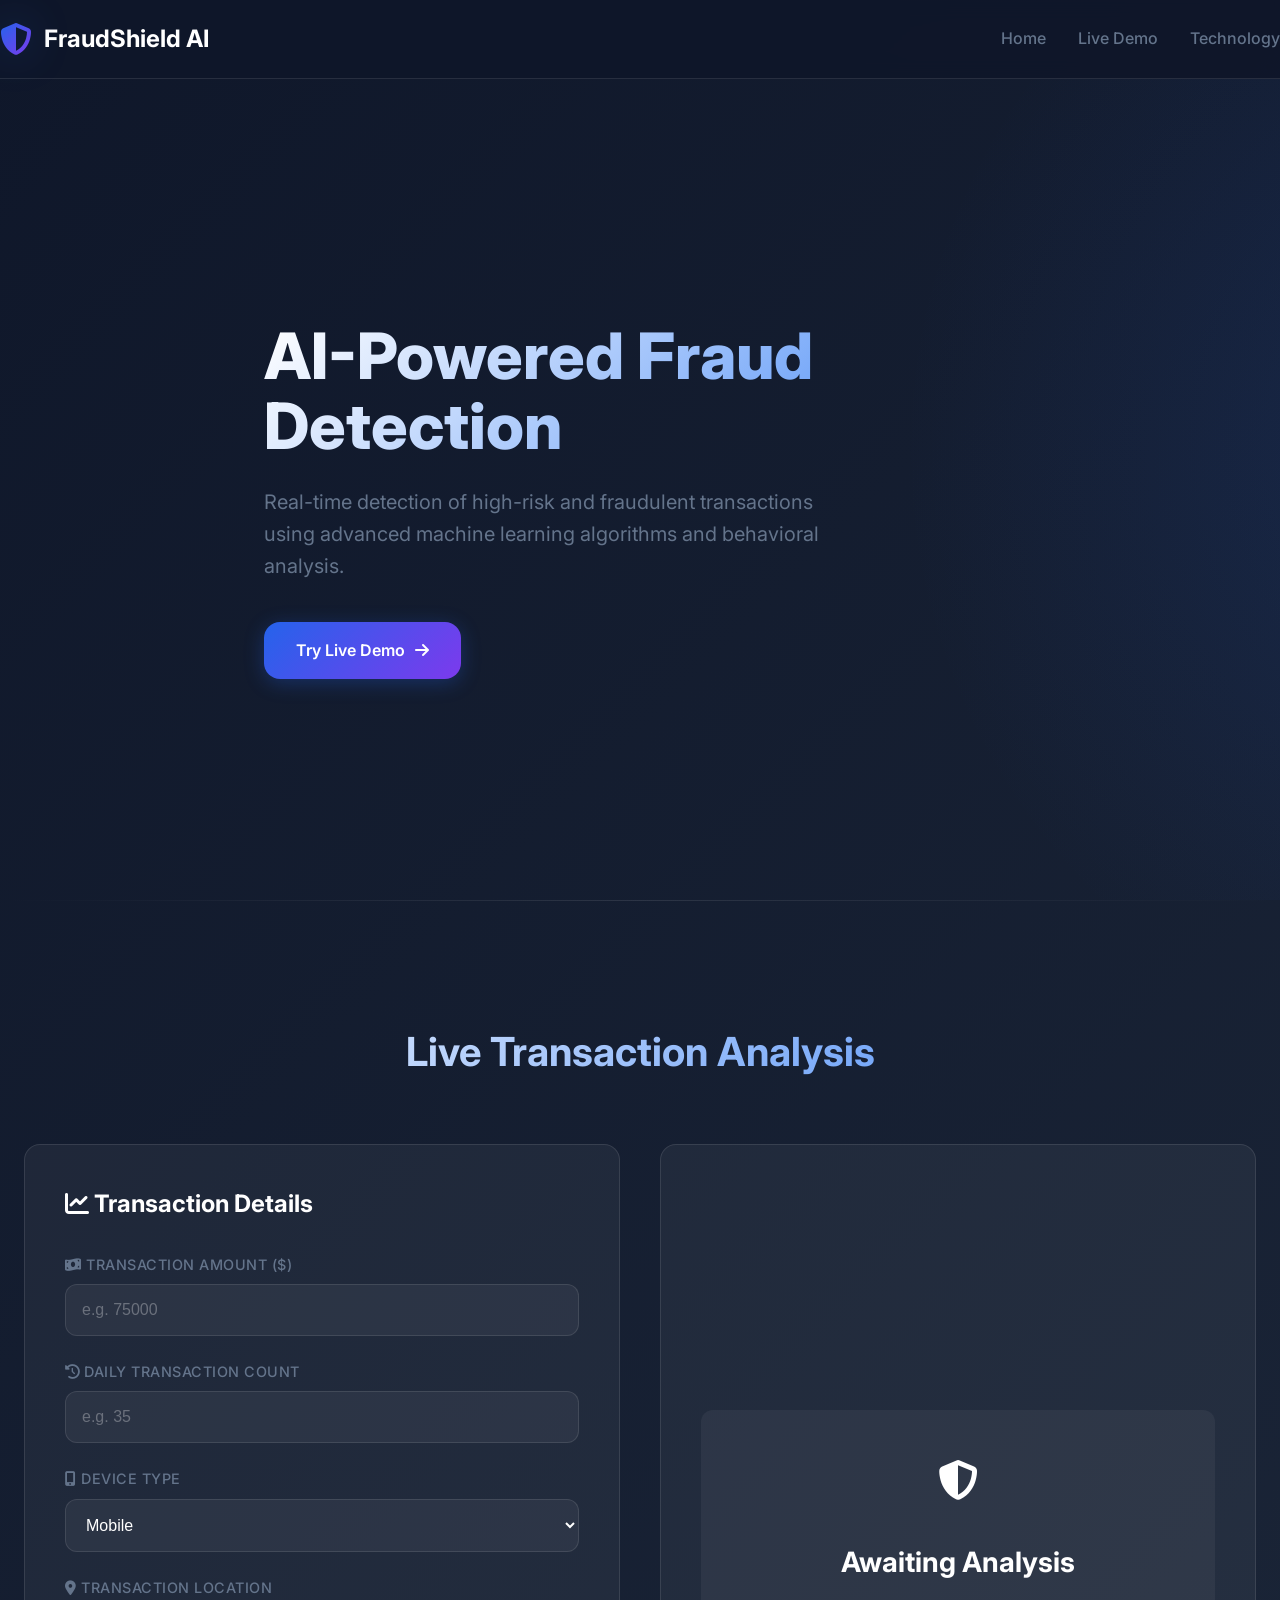
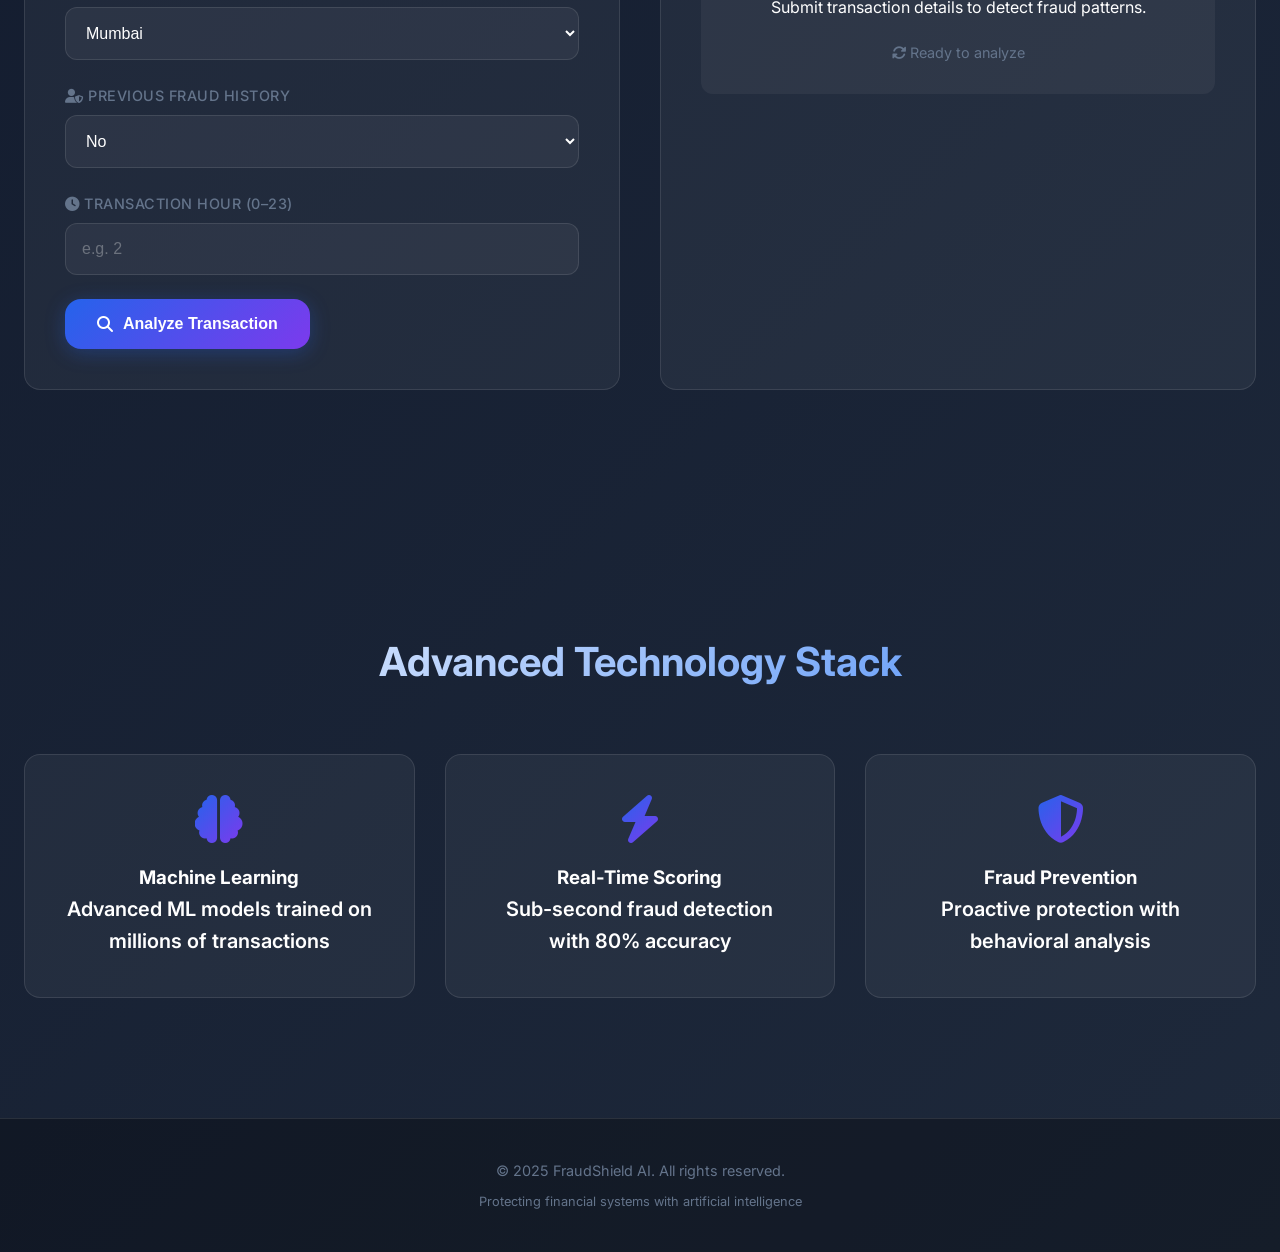
<file: frontend/index.html>
<!DOCTYPE html>
<html lang="en">
<head>
    <meta charset="UTF-8">
    <title>FraudShield AI – Live Fraud Detection</title>
    <meta name="viewport" content="width=device-width, initial-scale=1.0">
    <link href="https://fonts.googleapis.com/css2?family=Inter:wght@300;400;500;600;700&family=JetBrains+Mono:wght@400;500&display=swap" rel="stylesheet">
    <link rel="stylesheet" href="https://cdnjs.cloudflare.com/ajax/libs/font-awesome/6.5.0/css/all.min.css">
    <link rel="stylesheet" href="https://cdnjs.cloudflare.com/ajax/libs/animate.css/4.1.1/animate.min.css">
<link rel="stylesheet" href="./style.css">
<script src="./script.js" defer></script>

</head>
<body>
<header class="header">
    <div class="container nav">
        <div class="logo">
            <i class="fas fa-shield-alt"></i>
            <span>FraudShield AI</span>
        </div>
        <ul class="nav-links">
            <li><a href="#home">Home</a></li>
            <li><a href="#demo">Live Demo</a></li>
            <li><a href="#tech">Technology</a></li>
        </ul>
    </div>
</header>
<section class="hero" id="home">
    <div class="container hero-content">
        <h1>AI-Powered Fraud Detection</h1>
        <p>Real-time detection of high-risk and fraudulent transactions using advanced machine learning algorithms and behavioral analysis.</p>
        <a href="#demo" class="btn btn-primary">
            <span>Try Live Demo</span>
            <i class="fas fa-arrow-right"></i>
        </a>
    </div>
</section>
<section class="section demo" id="demo">
    <div class="container">
        <h2 class="section-title">Live Transaction Analysis</h2>
        <div class="demo-container">
            <div class="demo-form">
                <h2><i class="fas fa-chart-line"></i> Transaction Details</h2>
                <div class="form-group">
                    <label><i class="fas fa-money-bill-wave"></i> Transaction Amount ($)</label>
                    <input type="number" id="amount" placeholder="e.g. 75000" min="0" step="100" required>
                </div>
               
                <div class="form-group">
                    <label><i class="fas fa-history"></i> Daily Transaction Count</label>
                    <input type="number" id="daily_tx" placeholder="e.g. 35" min="0" required>
                </div>
                <div class="form-group">
                    <label><i class="fas fa-mobile-alt"></i> Device Type</label>
                    <select id="device">
                        <option value="Mobile">Mobile</option>
                        <option value="Laptop">Laptop</option>
                        <option value="Tablet">Tablet</option>
                    </select>
                </div>
                <div class="form-group">
                    <label><i class="fas fa-map-marker-alt"></i> Transaction Location</label>
                    <select id="location">
                        <option value="Mumbai">Mumbai</option>
                        <option value="London">London</option>
                        <option value="New York">New York</option>
                        <option value="Tokyo">Tokyo</option>
                        <option value="Sydney">Sydney</option>
                    </select>
                </div>
                <div class="form-group">
                    <label><i class="fas fa-user-shield"></i> Previous Fraud History</label>
                    <select id="prev_fraud">
                        <option value="0">No</option>
                        <option value="1">Yes</option>
                    </select>
                </div>
                <div class="form-group">
                    <label><i class="fas fa-clock"></i> Transaction Hour (0–23)</label>
                    <input type="number" id="hour" placeholder="e.g. 2" min="0" max="23" required>
                </div>
                <button class="btn btn-primary" onclick="checkFraud()">
                    <i class="fas fa-search"></i>
                    <span>Analyze Transaction</span>
                </button>
            </div>
            <div class="demo-result">
                <div id="result">
                    <div class="result-status">
                        <div class="status-icon">
                            <i class="fas fa-shield-alt"></i>
                        </div>
                        <h3>Awaiting Analysis</h3>
                        <p>Submit transaction details to detect fraud patterns.</p>
                        <p class="loading-text" style="margin-top: 20px; color: var(--gray); font-size: 0.9rem;">
                            <i class="fas fa-sync-alt fa-spin"></i> Ready to analyze
                        </p>
                    </div>
                </div>
            </div>

        </div>
    </div>
</section>
<section class="section" id="tech">
    <div class="container">
        <h2 class="section-title">Advanced Technology Stack</h2>
        <div class="tech-grid">
            <div class="tech-card">
                <i class="fas fa-brain"></i>
                <h3>Machine Learning</h3>
                <p>Advanced ML models trained on millions of transactions</p>
            </div>
            <div class="tech-card">
                <i class="fas fa-bolt"></i>
                <h3>Real-Time Scoring</h3>
                <p>Sub-second fraud detection with 80% accuracy</p>
            </div>
            <div class="tech-card">
                <i class="fas fa-shield-alt"></i>
                <h3>Fraud Prevention</h3>
                <p>Proactive protection with behavioral analysis</p>
            </div>
        </div>
    </div>
</section>
<footer class="footer">
    <div class="container">
        <p>© 2025 FraudShield AI. All rights reserved.</p>
        <p style="margin-top: 10px; font-size: 0.8rem; color: var(--gray);">
            Protecting financial systems with artificial intelligence
        </p>
    </div>
</footer>
</body>
</html>
</file>
<file: frontend/style.css>
:root {
            --primary: #2563eb;
            --primary-dark: #1d4ed8;
            --primary-light: #3b82f6;
            --secondary: #7c3aed;
            --danger: #ef4444;
            --success: #10b981;
            --warning: #f59e0b;
            --dark: #0f172a;
            --light-dark: #1e293b;
            --gray: #64748b;
            --light-gray: #f1f5f9;
            --white: #ffffff;
            --card-bg: rgba(255, 255, 255, 0.05);
            --glass: rgba(255, 255, 255, 0.1);
            --shadow: 0 10px 25px -5px rgba(0, 0, 0, 0.1);
            --shadow-lg: 0 20px 40px -15px rgba(0, 0, 0, 0.2);
            --border-radius: 16px;
            --transition: all 0.3s cubic-bezier(0.4, 0, 0.2, 1);
        }
        * {
            margin: 0;
            padding: 0;
            box-sizing: border-box;
        }

        html {
            scroll-behavior: smooth;
            scroll-padding-top: 80px;
        }
        body {
            font-family: 'Inter', sans-serif;
            background: linear-gradient(135deg, #0f172a 0%, #1e293b 100%);
            color: var(--white);
            line-height: 1.6;
            overflow-x: hidden;
        }
        .container {
            max-width: 1280px;
            margin: 0 auto;
            padding: 0 24px;
        }
        .header {
            position: fixed;
            top: 0;
            left: 0;
            right: 0;
            background: rgba(15, 23, 42, 0.95);
            backdrop-filter: blur(10px);
            z-index: 1000;
            border-bottom: 1px solid rgba(255, 255, 255, 0.1);
            transform: translateY(0);
            transition: var(--transition);
        }
        .header.scrolled {
            box-shadow: var(--shadow);
        }

        .nav {
            display: flex;
            justify-content: space-between;
            align-items: center;
            padding: 20px 0;
        }

        .logo {
            display: flex;
            align-items: center;
            gap: 12px;
            font-size: 1.5rem;
            font-weight: 700;
            color: var(--white);
            text-decoration: none;
        }
        .logo i {
            color: var(--primary);
            font-size: 2rem;
            background: linear-gradient(135deg, var(--primary), var(--secondary));
            -webkit-background-clip: text;
            -webkit-text-fill-color: transparent;
            filter: drop-shadow(0 0 20px rgba(37, 99, 235, 0.3));
        }

        .nav-links {
            display: flex;
            list-style: none;
            gap: 32px;
        }

        .nav-links a {
            color: var(--gray);
            text-decoration: none;
            font-weight: 500;
            font-size: 1rem;
            position: relative;
            padding: 8px 0;
            transition: var(--transition);
        }

        .nav-links a:hover {
            color: var(--white);
        }

        .nav-links a::after {
            content: '';
            position: absolute;
            bottom: 0;
            left: 0;
            width: 0;
            height: 2px;
            background: linear-gradient(90deg, var(--primary), var(--secondary));
            transition: var(--transition);
        }

        .nav-links a:hover::after {
            width: 100%;
        }
        .hero {
            min-height: 100vh;
            display: flex;
            align-items: center;
            position: relative;
            overflow: hidden;
            padding-top: 100px;
        }

        .hero::before {
            content: '';
            position: absolute;
            top: -50%;
            right: -50%;
            width: 100%;
            height: 200%;
            background: radial-gradient(circle at 70% 50%, rgba(37, 99, 235, 0.15) 0%, transparent 50%);
            z-index: -1;
        }

        .hero-content {
            max-width: 800px;
            opacity: 0;
            transform: translateY(30px);
            animation: fadeInUp 1s ease-out forwards;
        }
        .hero h1 {
            font-size: 4rem;
            font-weight: 800;
            line-height: 1.1;
            margin-bottom: 24px;
            background: linear-gradient(135deg, var(--white) 0%, var(--primary-light) 100%);
            -webkit-background-clip: text;
            -webkit-text-fill-color: transparent;
            opacity: 0;
            transform: translateY(30px);
            animation: fadeInUp 1s ease-out 0.3s forwards;
        }
        .hero p {
            font-size: 1.25rem;
            color: var(--gray);
            margin-bottom: 40px;
            max-width: 600px;
            opacity: 0;
            transform: translateY(30px);
            animation: fadeInUp 1s ease-out 0.6s forwards;
        }
        .btn {
            display: inline-flex;
            align-items: center;
            justify-content: center;
            gap: 10px;
            padding: 16px 32px;
            border-radius: var(--border-radius);
            font-weight: 600;
            font-size: 1rem;
            cursor: pointer;
            transition: var(--transition);
            border: none;
            text-decoration: none;
            position: relative;
            overflow: hidden;
        }
        .btn-primary {
            background: linear-gradient(135deg, var(--primary), var(--secondary));
            color: var(--white);
            box-shadow: 0 4px 20px rgba(37, 99, 235, 0.3);
            opacity: 0;
            transform: translateY(30px);
            animation: fadeInUp 1s ease-out 0.9s forwards;
        }
        .btn-primary:hover {
            transform: translateY(-2px);
            box-shadow: 0 8px 30px rgba(37, 99, 235, 0.4);
        }
        .btn-primary::after {
            content: '';
            position: absolute;
            top: 0;
            left: 0;
            width: 100%;
            height: 100%;
            background: linear-gradient(135deg, var(--primary-dark), var(--secondary));
            opacity: 0;
            transition: var(--transition);
        }
        .btn-primary:hover::after {
            opacity: 1;
        }
        .btn-primary span {
            position: relative;
            z-index: 1;
        }
        .section {
            padding: 120px 0;
            position: relative;
        }
        .section-title {
            font-size: 2.5rem;
            font-weight: 700;
            text-align: center;
            margin-bottom: 60px;
            background: linear-gradient(135deg, var(--white) 0%, var(--primary-light) 100%);
            -webkit-background-clip: text;
            -webkit-text-fill-color: transparent;
            opacity: 0;
            transform: translateY(30px);
        }

        .section-title.animate {
            animation: fadeInUp 0.8s ease-out forwards;
        }
        .demo {
            position: relative;
        }
        .demo::before {
            content: '';
            position: absolute;
            top: 0;
            left: 0;
            right: 0;
            height: 1px;
            background: linear-gradient(90deg, transparent, rgba(255, 255, 255, 0.1), transparent);
        }
        .demo-container {
            display: grid;
            grid-template-columns: 1fr 1fr;
            gap: 40px;
            opacity: 0;
            transform: translateY(30px);
        }
        .demo-container.animate {
            animation: fadeInUp 0.8s ease-out forwards;
        }
        .demo-form, .demo-result {
            background: var(--card-bg);
            backdrop-filter: blur(10px);
            border: 1px solid rgba(255, 255, 255, 0.1);
            border-radius: var(--border-radius);
            padding: 40px;
            transition: var(--transition);
        }
        .demo-form:hover, .demo-result:hover {
            border-color: rgba(255, 255, 255, 0.2);
            transform: translateY(-5px);
            box-shadow: var(--shadow-lg);
        }

        .demo-form h2, .demo-result h3 {
            font-size: 1.5rem;
            margin-bottom: 30px;
            color: var(--white);
        }
        .form-group {
            margin-bottom: 24px;
            opacity: 0;
            transform: translateY(20px);
        }

        .form-group.animate {
            animation: fadeInUp 0.6s ease-out forwards;
        }
        .form-group label {
            display: block;
            margin-bottom: 8px;
            font-weight: 500;
            color: var(--gray);
            font-size: 0.9rem;
            text-transform: uppercase;
            letter-spacing: 0.5px;
        }
        .form-group input, .form-group select {
            width: 100%;
            padding: 16px;
            background: rgba(255, 255, 255, 0.05);
            border: 1px solid rgba(255, 255, 255, 0.1);
            border-radius: 12px;
            color: var(--white);
            font-size: 1rem;
            transition: var(--transition);
        }

        .form-group input:focus, .form-group select:focus {
            outline: none;
            border-color: var(--primary);
            box-shadow: 0 0 0 3px rgba(37, 99, 235, 0.2);
        }

        .form-group input::placeholder {
            color: rgba(255, 255, 255, 0.3);
        }

        /* ================= RESULT STYLES ================= */
        .demo-result {
            display: flex;
            flex-direction: column;
        }

        #result {
            flex: 1;
            display: flex;
            flex-direction: column;
            justify-content: center;
            text-align: center;
        }

        .result-status {
            padding: 30px;
            border-radius: 12px;
            background: rgba(255, 255, 255, 0.05);
            margin-bottom: 30px;
        }

        .status-icon {
            width: 80px;
            height: 80px;
            border-radius: 50%;
            display: flex;
            align-items: center;
            justify-content: center;
            font-size: 2.5rem;
            font-weight: 700;
            margin: 0 auto 20px;
            transition: var(--transition);
        }

        .status-icon.safe {
            background: linear-gradient(135deg, var(--success) 0%, #059669 100%);
            box-shadow: 0 0 30px rgba(16, 185, 129, 0.3);
        }

        .status-icon.fraud {
            background: linear-gradient(135deg, var(--danger) 0%, #dc2626 100%);
            box-shadow: 0 0 30px rgba(239, 68, 68, 0.3);
            animation: pulse 2s infinite;
        }

        .result-status h3 {
            font-size: 1.75rem;
            margin-bottom: 10px;
        }

        .result-details h4 {
            font-size: 1.2rem;
            margin-bottom: 20px;
            color: var(--white);
        }

        .risk-factors {
            list-style: none;
            text-align: left;
        }

        .risk-factors li {
            padding: 12px;
            margin-bottom: 10px;
            background: rgba(255, 255, 255, 0.05);
            border-radius: 8px;
            border-left: 3px solid var(--warning);
            transition: var(--transition);
        }

        .risk-factors li:hover {
            background: rgba(255, 255, 255, 0.1);
            transform: translateX(5px);
        }
        .tech-grid {
            display: grid;
            grid-template-columns: repeat(auto-fit, minmax(280px, 1fr));
            gap: 30px;
            opacity: 0;
            transform: translateY(30px);
        }

        .tech-grid.animate {
            animation: fadeInUp 0.8s ease-out forwards;
        }

        .tech-card {
            background: var(--card-bg);
            backdrop-filter: blur(10px);
            border: 1px solid rgba(255, 255, 255, 0.1);
            border-radius: var(--border-radius);
            padding: 40px;
            text-align: center;
            transition: var(--transition);
        }

        .tech-card:hover {
            border-color: rgba(255, 255, 255, 0.2);
            transform: translateY(-10px) scale(1.02);
            box-shadow: var(--shadow-lg);
        }

        .tech-card i {
            font-size: 3rem;
            margin-bottom: 20px;
            background: linear-gradient(135deg, var(--primary), var(--secondary));
            -webkit-background-clip: text;
            -webkit-text-fill-color: transparent;
        }

        .tech-card p {
            font-size: 1.25rem;
            font-weight: 600;
            color: var(--white);
        }

        /* ================= FOOTER ================= */
        .footer {
            background: rgba(0, 0, 0, 0.3);
            padding: 40px 0;
            text-align: center;
            border-top: 1px solid rgba(255, 255, 255, 0.1);
        }

        .footer p {
            color: var(--gray);
            font-size: 0.9rem;
        }
        @keyframes fadeInUp {
            from {
                opacity: 0;
                transform: translateY(30px);
            }
            to {
                opacity: 1;
                transform: translateY(0);
            }
        }

        @keyframes pulse {
            0% {
                box-shadow: 0 0 0 0 rgba(239, 68, 68, 0.4);
            }
            70% {
                box-shadow: 0 0 0 20px rgba(239, 68, 68, 0);
            }
            100% {
                box-shadow: 0 0 0 0 rgba(239, 68, 68, 0);
            }
        }
        @media (max-width: 1024px) {
            .hero h1 {
                font-size: 3rem;
            }
            
            .demo-container {
                grid-template-columns: 1fr;
                max-width: 600px;
                margin: 0 auto;
            }
        }

        @media (max-width: 768px) {
            .hero {
                padding-top: 80px;
            }
            
            .hero h1 {
                font-size: 2.5rem;
            }
            
            .hero p {
                font-size: 1.1rem;
            }
            
            .section {
                padding: 80px 0;
            }
            
            .nav-links {
                display: none;
            }
            
            .demo-form, .demo-result {
                padding: 30px;
            }
            
            .tech-grid {
                grid-template-columns: 1fr;
            }
        }

        @media (max-width: 480px) {
            .hero h1 {
                font-size: 2rem;
            }
            
            .btn {
                padding: 14px 24px;
                width: 100%;
            }
            
            .section-title {
                font-size: 2rem;
            }
            
            .container {
                padding: 0 16px;
            }
        }
        .loading {
            position: relative;
            overflow: hidden;
        }

        .loading::after {
            content: '';
            position: absolute;
            top: 0;
            left: -100%;
            width: 100%;
            height: 100%;
            background: linear-gradient(90deg, transparent, rgba(255, 255, 255, 0.1), transparent);
            animation: shimmer 1.5s infinite;
        }
        @keyframes shimmer {
            100% {
                left: 100%;
            }
        }
</file>
